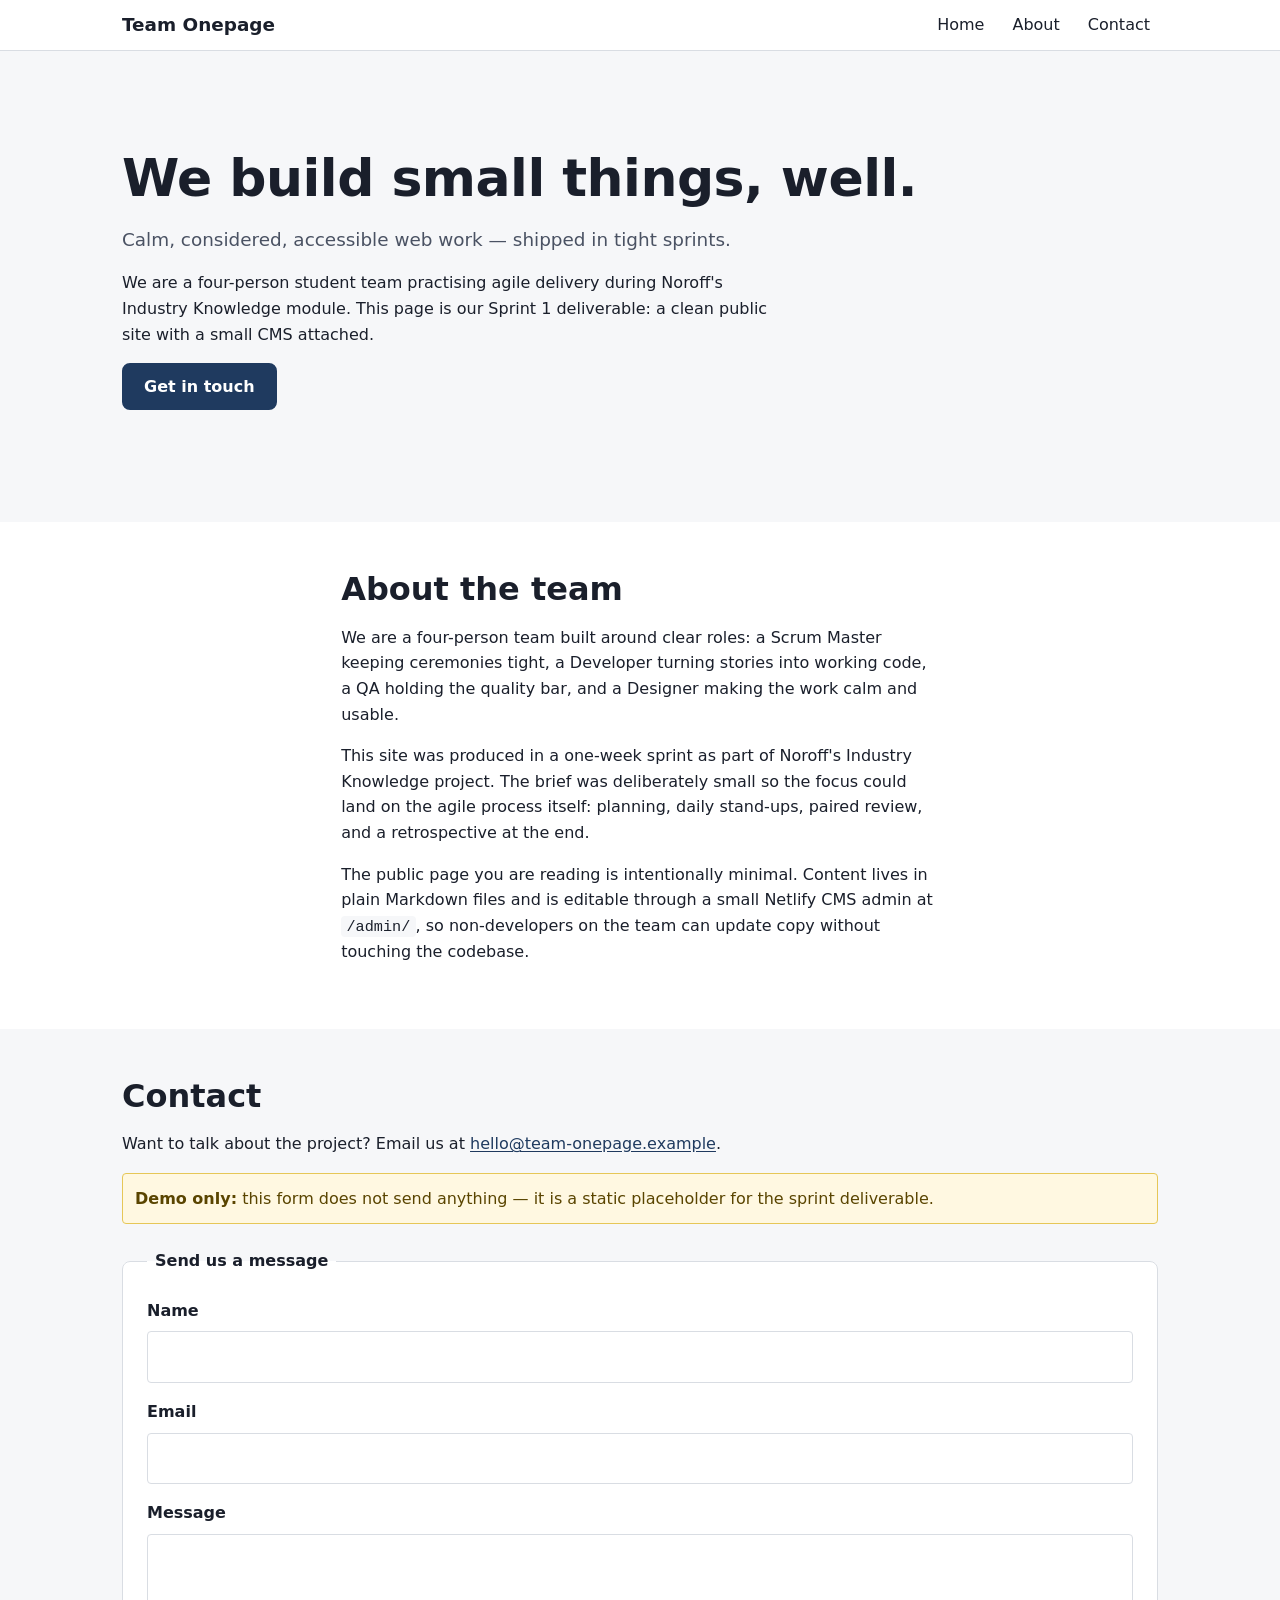
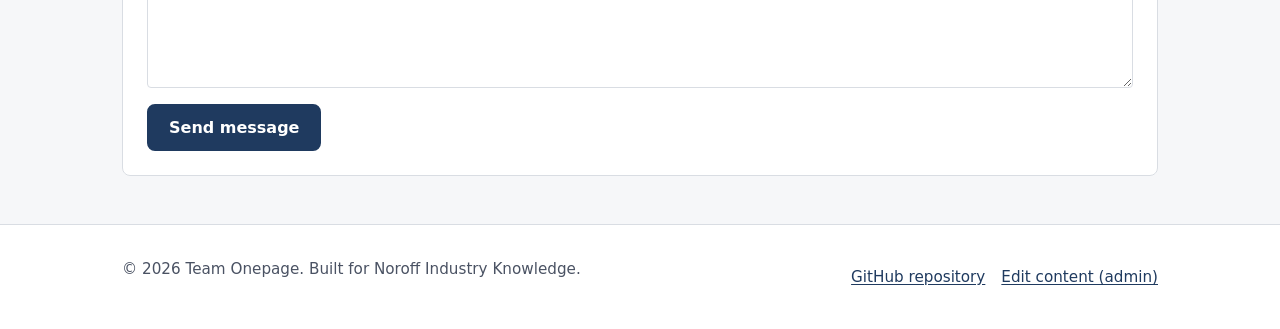
<file: index.html>
<!DOCTYPE html>
<html lang="en">
  <head>
    <meta charset="UTF-8" />
    <meta name="viewport" content="width=device-width, initial-scale=1" />
    <meta name="description" content="Team Onepage — a small, accessible one-page site built by a 4-person team during Noroff's Industry Knowledge agile sprint." />
    <title>Team Onepage — We build small things, well.</title>
    <link rel="stylesheet" href="css/styles.css" />
  </head>
  <body>
    <a class="skip-link" href="#home">Skip to main content</a>

    <header class="site-header">
      <div class="container header-inner">
        <a class="brand" href="#home">Team Onepage</a>

        <button
          class="nav-toggle"
          type="button"
          aria-expanded="false"
          aria-controls="primary-nav"
          aria-label="Toggle navigation menu"
        >
          <span class="nav-toggle-bar" aria-hidden="true"></span>
          <span class="nav-toggle-bar" aria-hidden="true"></span>
          <span class="nav-toggle-bar" aria-hidden="true"></span>
        </button>

        <nav id="primary-nav" class="primary-nav" aria-label="Primary">
          <ul>
            <li><a href="#home">Home</a></li>
            <li><a href="#about">About</a></li>
            <li><a href="#contact">Contact</a></li>
          </ul>
        </nav>
      </div>
    </header>

    <main>
      <section id="home" class="hero" aria-labelledby="hero-title">
        <div class="container">
          <h1 id="hero-title">We build small things, well.</h1>
          <p class="tagline">Calm, considered, accessible web work — shipped in tight sprints.</p>
          <p class="intro">
            We are a four-person student team practising agile delivery during
            Noroff's Industry Knowledge module. This page is our Sprint 1
            deliverable: a clean public site with a small CMS attached.
          </p>
          <p>
            <a class="btn btn-primary" href="#contact">Get in touch</a>
          </p>
        </div>
      </section>

      <section id="about" class="about" aria-labelledby="about-title">
        <div class="container prose">
          <h2 id="about-title">About the team</h2>
          <p>
            We are a four-person team built around clear roles: a Scrum Master
            keeping ceremonies tight, a Developer turning stories into working
            code, a QA holding the quality bar, and a Designer making the work
            calm and usable.
          </p>
          <p>
            This site was produced in a one-week sprint as part of Noroff's
            Industry Knowledge project. The brief was deliberately small so the
            focus could land on the agile process itself: planning, daily
            stand-ups, paired review, and a retrospective at the end.
          </p>
          <p>
            The public page you are reading is intentionally minimal. Content
            lives in plain Markdown files and is editable through a small
            Netlify CMS admin at <code>/admin/</code>, so non-developers on the
            team can update copy without touching the codebase.
          </p>
        </div>
      </section>

      <section id="contact" class="contact" aria-labelledby="contact-title">
        <div class="container">
          <h2 id="contact-title">Contact</h2>
          <p>
            Want to talk about the project? Email us at
            <a href="mailto:hello@team-onepage.example">hello@team-onepage.example</a>.
          </p>

          <form class="contact-form" action="#" method="post" aria-describedby="form-note">
            <p id="form-note" class="form-note">
              <strong>Demo only:</strong> this form does not send anything — it
              is a static placeholder for the sprint deliverable.
            </p>

            <fieldset>
              <legend>Send us a message</legend>

              <div class="field">
                <label for="name">Name</label>
                <input id="name" name="name" type="text" required autocomplete="name" />
              </div>

              <div class="field">
                <label for="email">Email</label>
                <input id="email" name="email" type="email" required autocomplete="email" />
              </div>

              <div class="field">
                <label for="message">Message</label>
                <textarea id="message" name="message" rows="5" required></textarea>
              </div>

              <button class="btn btn-primary" type="submit">Send message</button>
            </fieldset>
          </form>
        </div>
      </section>
    </main>

    <footer class="site-footer">
      <div class="container footer-inner">
        <p>&copy; 2026 Team Onepage. Built for Noroff Industry Knowledge.</p>
        <ul class="footer-links">
          <li>
            <a href="https://github.com/Runeov/industry-knowledge" rel="noopener">GitHub repository</a>
          </li>
          <li>
            <a href="admin/">Edit content (admin)</a>
          </li>
        </ul>
      </div>
    </footer>

    <script src="js/main.js"></script>
  </body>
</html>
</file>
<file: css/styles.css>
/* =========================================================
   Team Onepage — public site styles
   Mobile-first. No external dependencies.
   ========================================================= */

:root {
  /* Colour tokens.
     --cta-bg (#1f3a5f) on --cta-fg (#ffffff) gives a contrast
     ratio of ~9.7:1, well above WCAG AA 4.5:1 for normal text
     and AAA for large text. Verified against WebAIM contrast
     checker values (deep navy / white). */
  --cta-bg: #1f3a5f;
  --cta-bg-hover: #15294a;
  --cta-fg: #ffffff;

  --color-bg: #ffffff;
  --color-surface: #f6f7f9;
  --color-text: #1a1f2b;
  --color-muted: #4a5263;
  --color-border: #d9dde3;
  --color-link: #1f3a5f;
  --color-focus: #ffbf47; /* high-vis focus ring */

  --space-1: 0.25rem;
  --space-2: 0.5rem;
  --space-3: 0.75rem;
  --space-4: 1rem;
  --space-5: 1.5rem;
  --space-6: 2rem;
  --space-7: 3rem;
  --space-8: 4rem;

  --radius-sm: 4px;
  --radius-md: 8px;

  --font-body: system-ui, -apple-system, "Segoe UI", Roboto, sans-serif;
  --max-content: 1100px;
  --max-prose: 65ch;
}

/* ----- Reset-ish ----- */
*,
*::before,
*::after {
  box-sizing: border-box;
}

html {
  -webkit-text-size-adjust: 100%;
}

body {
  margin: 0;
  font-family: var(--font-body);
  font-size: 1rem;
  line-height: 1.6;
  color: var(--color-text);
  background: var(--color-bg);
}

img {
  max-width: 100%;
  height: auto;
  display: block;
}

a {
  color: var(--color-link);
  text-decoration: underline;
  text-underline-offset: 2px;
}

a:hover {
  text-decoration-thickness: 2px;
}

h1, h2, h3 {
  line-height: 1.2;
  margin: 0 0 var(--space-4);
}

p {
  margin: 0 0 var(--space-4);
}

code {
  background: var(--color-surface);
  padding: 0.1em 0.35em;
  border-radius: var(--radius-sm);
  font-size: 0.95em;
}

/* ----- Layout helpers ----- */
.container {
  width: 100%;
  max-width: var(--max-content);
  margin: 0 auto;
  padding: 0 var(--space-4);
}

.prose {
  max-width: var(--max-prose);
}

/* ----- Skip link ----- */
.skip-link {
  position: absolute;
  left: -9999px;
  top: 0;
  background: var(--cta-bg);
  color: var(--cta-fg);
  padding: var(--space-3) var(--space-4);
  z-index: 1000;
  text-decoration: none;
  border-radius: 0 0 var(--radius-md) 0;
}

.skip-link:focus {
  left: 0;
  outline: 3px solid var(--color-focus);
  outline-offset: 2px;
}

/* ----- Focus states (everywhere) ----- */
:focus-visible {
  outline: 3px solid var(--color-focus);
  outline-offset: 2px;
  border-radius: var(--radius-sm);
}

/* ----- Header / nav ----- */
.site-header {
  background: var(--color-bg);
  border-bottom: 1px solid var(--color-border);
  position: sticky;
  top: 0;
  z-index: 50;
}

.header-inner {
  display: flex;
  align-items: center;
  justify-content: space-between;
  padding-top: var(--space-3);
  padding-bottom: var(--space-3);
  flex-wrap: wrap;
}

.brand {
  font-weight: 700;
  font-size: 1.15rem;
  text-decoration: none;
  color: var(--color-text);
}

.nav-toggle {
  display: inline-flex;
  flex-direction: column;
  justify-content: space-between;
  width: 44px;
  height: 40px;
  padding: 8px;
  background: transparent;
  border: 1px solid var(--color-border);
  border-radius: var(--radius-sm);
  cursor: pointer;
}

.nav-toggle-bar {
  display: block;
  height: 2px;
  background: var(--color-text);
  border-radius: 2px;
}

.primary-nav {
  width: 100%;
  display: none;
}

.primary-nav[data-open="true"] {
  display: block;
}

.primary-nav ul {
  list-style: none;
  padding: 0;
  margin: var(--space-3) 0 0;
  display: flex;
  flex-direction: column;
  gap: var(--space-2);
}

.primary-nav a {
  display: block;
  padding: var(--space-3) var(--space-2);
  text-decoration: none;
  color: var(--color-text);
  border-radius: var(--radius-sm);
}

.primary-nav a:hover {
  background: var(--color-surface);
}

/* ----- Hero ----- */
.hero {
  padding: var(--space-7) 0;
  background: var(--color-surface);
}

.hero h1 {
  font-size: clamp(2rem, 6vw, 3.25rem);
  letter-spacing: -0.01em;
}

.hero .tagline {
  font-size: 1.15rem;
  color: var(--color-muted);
  max-width: var(--max-prose);
}

.hero .intro {
  max-width: var(--max-prose);
}

/* ----- About ----- */
.about {
  padding: var(--space-7) 0;
}

.about h2 {
  font-size: clamp(1.5rem, 4vw, 2rem);
}

/* ----- Contact ----- */
.contact {
  padding: var(--space-7) 0;
  background: var(--color-surface);
}

.contact h2 {
  font-size: clamp(1.5rem, 4vw, 2rem);
}

.contact-form fieldset {
  border: 1px solid var(--color-border);
  border-radius: var(--radius-md);
  padding: var(--space-5);
  margin: 0;
  background: var(--color-bg);
}

.contact-form legend {
  font-weight: 600;
  padding: 0 var(--space-2);
}

.form-note {
  background: #fff8e1;
  border: 1px solid #e6c757;
  color: #5a4500;
  padding: var(--space-3);
  border-radius: var(--radius-sm);
  margin-bottom: var(--space-5);
}

.field {
  display: flex;
  flex-direction: column;
  gap: var(--space-2);
  margin-bottom: var(--space-4);
}

.field label {
  font-weight: 600;
}

.field input,
.field textarea {
  font: inherit;
  color: inherit;
  padding: var(--space-3);
  border: 1px solid var(--color-border);
  border-radius: var(--radius-sm);
  background: var(--color-bg);
  width: 100%;
}

.field textarea {
  resize: vertical;
  min-height: 7rem;
}

/* ----- Buttons ----- */
.btn {
  display: inline-block;
  font: inherit;
  font-weight: 600;
  padding: 0.75rem 1.25rem;
  border-radius: var(--radius-md);
  border: 2px solid transparent;
  cursor: pointer;
  text-decoration: none;
  line-height: 1.2;
}

.btn-primary {
  background: var(--cta-bg);
  color: var(--cta-fg);
  border-color: var(--cta-bg);
}

.btn-primary:hover {
  background: var(--cta-bg-hover);
  border-color: var(--cta-bg-hover);
}

/* ----- Footer ----- */
.site-footer {
  border-top: 1px solid var(--color-border);
  padding: var(--space-6) 0;
  font-size: 0.95rem;
  color: var(--color-muted);
}

.footer-inner {
  display: flex;
  flex-direction: column;
  gap: var(--space-3);
}

.footer-links {
  list-style: none;
  padding: 0;
  margin: 0;
  display: flex;
  flex-wrap: wrap;
  gap: var(--space-4);
}

/* =========================================================
   Tablet (>= 768px)
   ========================================================= */
@media (min-width: 768px) {
  .nav-toggle {
    display: none;
  }

  .primary-nav {
    display: block;
    width: auto;
  }

  .primary-nav ul {
    flex-direction: row;
    margin: 0;
    gap: var(--space-3);
  }

  .hero {
    padding: var(--space-8) 0;
  }

  .footer-inner {
    flex-direction: row;
    justify-content: space-between;
    align-items: center;
  }
}

/* =========================================================
   Desktop (>= 1024px)
   ========================================================= */
@media (min-width: 1024px) {
  .container {
    padding: 0 var(--space-6);
  }

  .hero {
    padding: 6rem 0;
  }
}

/* =========================================================
   Reduced motion
   ========================================================= */
@media (prefers-reduced-motion: reduce) {
  html {
    scroll-behavior: auto;
  }
  *,
  *::before,
  *::after {
    animation-duration: 0.001ms !important;
    animation-iteration-count: 1 !important;
    transition-duration: 0.001ms !important;
  }
}

@media (prefers-reduced-motion: no-preference) {
  html {
    scroll-behavior: smooth;
  }
}

/* =========================================================
   Dark mode (optional polish)
   ========================================================= */
@media (prefers-color-scheme: dark) {
  :root {
    --color-bg: #0f1420;
    --color-surface: #161c2b;
    --color-text: #eef1f6;
    --color-muted: #aab2c2;
    --color-border: #2a3346;
    --color-link: #9fc5ff;
    /* Keep CTA navy/white — still ~9.7:1, still AA/AAA. */
  }

  .form-note {
    background: #3a2e10;
    border-color: #6b5618;
    color: #f5e3a3;
  }

  code {
    background: var(--color-surface);
  }
}
</file>
